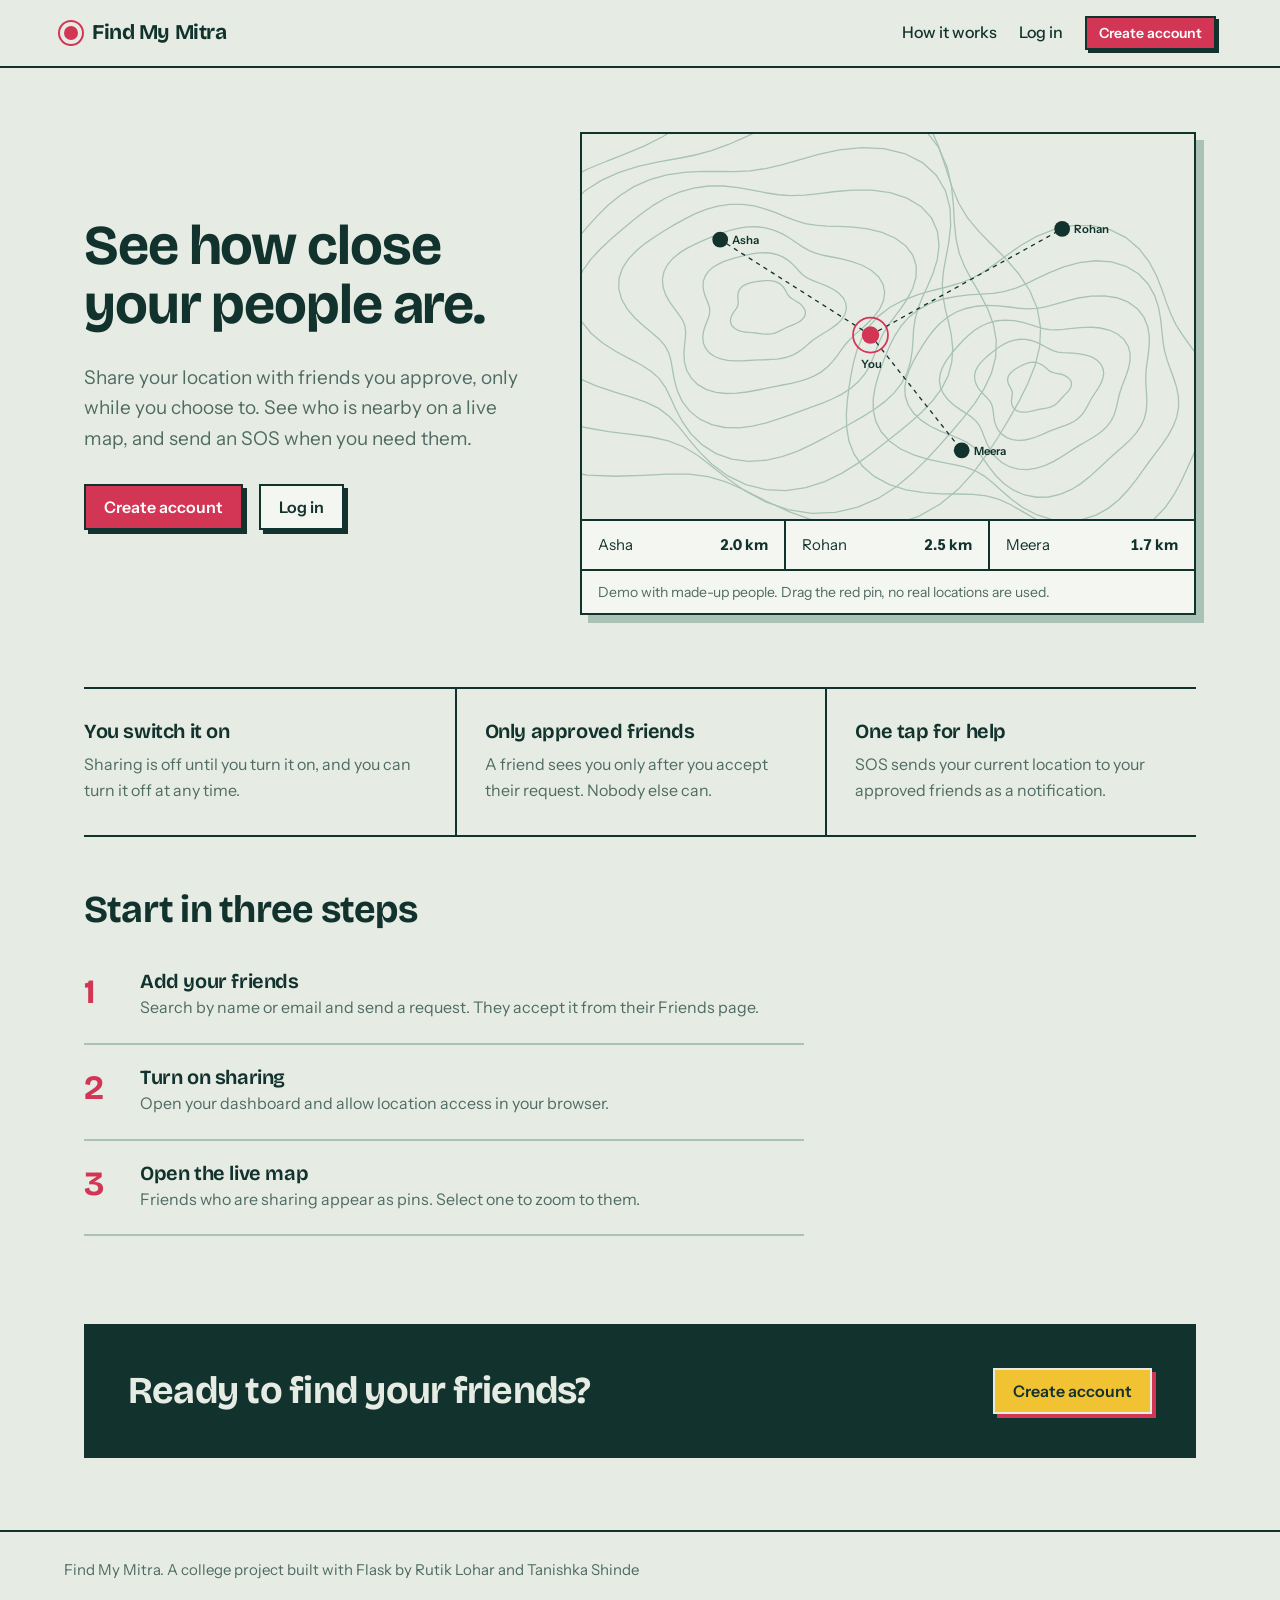
<file: frontend/index.html>
<!doctype html>
<html lang="en"><head><meta charset="utf-8"><meta name="viewport" content="width=device-width,initial-scale=1,viewport-fit=cover">
<title>Find My Mitra: see how close your people are</title><link rel="stylesheet" href="css/style.css"></head>
<body>
<nav><a class="brand" href="index.html"><i class="pin"></i>Find My Mitra</a><span><a href="#how">How it works</a><a href="login.html">Log in</a><a class="btn small" style="margin:0" href="register.html">Create account</a></span></nav>
<main class="home">
<section class="home-hero">
  <div>
    <h1>See how close your people are.</h1>
    <p class="lead">Share your location with friends you approve, only while you choose to. See who is nearby on a live map, and send an SOS when you need them.</p>
    <div class="actions"><a class="btn" href="register.html">Create account</a><a class="btn ghost" href="login.html">Log in</a></div>
  </div>
  <div class="demo">
    <svg id="stage" viewBox="0 0 700 440" role="img" aria-label="Interactive demo: drag the red pin to see distances to three friends change"></svg>
    <ul class="readout" aria-live="off"><li>Asha <b id="d0"></b></li><li>Rohan <b id="d1"></b></li><li>Meera <b id="d2"></b></li></ul>
    <p class="demo-note">Demo with made-up people. Drag the red pin, no real locations are used.</p>
  </div>
</section>

<section class="tenets" aria-label="What makes it different">
  <div><h3>You switch it on</h3><p>Sharing is off until you turn it on, and you can turn it off at any time.</p></div>
  <div><h3>Only approved friends</h3><p>A friend sees you only after you accept their request. Nobody else can.</p></div>
  <div><h3>One tap for help</h3><p>SOS sends your current location to your approved friends as a notification.</p></div>
</section>

<section id="how">
  <h2>Start in three steps</h2>
  <ol class="steps">
    <li><div><h3>Add your friends</h3><p>Search by name or email and send a request. They accept it from their Friends page.</p></div></li>
    <li><div><h3>Turn on sharing</h3><p>Open your dashboard and allow location access in your browser.</p></div></li>
    <li><div><h3>Open the live map</h3><p>Friends who are sharing appear as pins. Select one to zoom to them.</p></div></li>
  </ol>
</section>

<section class="closing"><h2>Ready to find your friends?</h2><a class="btn" href="register.html">Create account</a></section>
</main>
<footer>Find My Mitra. A college project built with Flask by Rutik Lohar and Tanishka Shinde</footer>
<script>
(function(){
var NS="http://www.w3.org/2000/svg",svg=document.getElementById("stage");
function el(t,a,p){var e=document.createElementNS(NS,t);for(var k in a)e.setAttribute(k,a[k]);(p||svg).appendChild(e);return e}
// contour lines: two "hills"
[[210,200,8,34],[520,290,6,30]].forEach(function(h,j){for(var k=1;k<=h[2];k++){var r=k*h[3],d="";for(var i=0;i<=72;i++){var a=i/72*Math.PI*2,rr=r*(1+.12*Math.sin(3*a+k*.7+j)+.07*Math.sin(5*a+k+j*2));d+=(i?"L":"M")+(h[0]+Math.cos(a)*rr*1.15).toFixed(1)+" "+(h[1]+Math.sin(a)*rr*.9).toFixed(1)}el("path",{d:d+"Z","class":"contour"})}});
var names=["Asha","Rohan","Meera"],base=[[150,110],[540,120],[450,350]],fr=[];
var ties=names.map(function(){return el("line",{"class":"tie"})});
names.forEach(function(n,i){var g=el("g");el("circle",{r:9,"class":"dot"},g);el("text",{x:14,y:5,"class":"tag"},g).textContent=n;fr.push(g)});
var me={x:330,y:230},mg=el("g");el("circle",{r:20,"class":"halo"},mg);el("circle",{r:10,"class":"me"},mg);el("text",{x:-11,y:38,"class":"tag"},mg).textContent="You";
var pos=base.map(function(b){return{x:b[0],y:b[1]}});
function draw(){fr.forEach(function(g,i){g.setAttribute("transform","translate("+pos[i].x+" "+pos[i].y+")");ties[i].setAttribute("x1",me.x);ties[i].setAttribute("y1",me.y);ties[i].setAttribute("x2",pos[i].x);ties[i].setAttribute("y2",pos[i].y);var km=Math.hypot(me.x-pos[i].x,me.y-pos[i].y)/100;document.getElementById("d"+i).textContent=km.toFixed(1)+" km"});mg.setAttribute("transform","translate("+me.x+" "+me.y+")")}
var drag=false;
function pt(e){var p=svg.createSVGPoint();p.x=e.clientX;p.y=e.clientY;return p.matrixTransform(svg.getScreenCTM().inverse())}
svg.addEventListener("pointerdown",function(e){drag=true;svg.setPointerCapture(e.pointerId);move(e)});
svg.addEventListener("pointermove",function(e){if(drag)move(e)});
svg.addEventListener("pointerup",function(){drag=false});
function move(e){var p=pt(e);me.x=Math.max(20,Math.min(680,p.x));me.y=Math.max(20,Math.min(420,p.y));draw()}
// the one ambient motion: friends drift slowly
var still=window.matchMedia("(prefers-reduced-motion: reduce)").matches;
function tick(t){for(var i=0;i<3;i++){pos[i].x=base[i][0]+Math.sin(t/2600+i*2)*16;pos[i].y=base[i][1]+Math.cos(t/3100+i*3)*12}draw();requestAnimationFrame(tick)}
draw();if(!still)requestAnimationFrame(tick);
})();
</script>
</body></html>
</file>
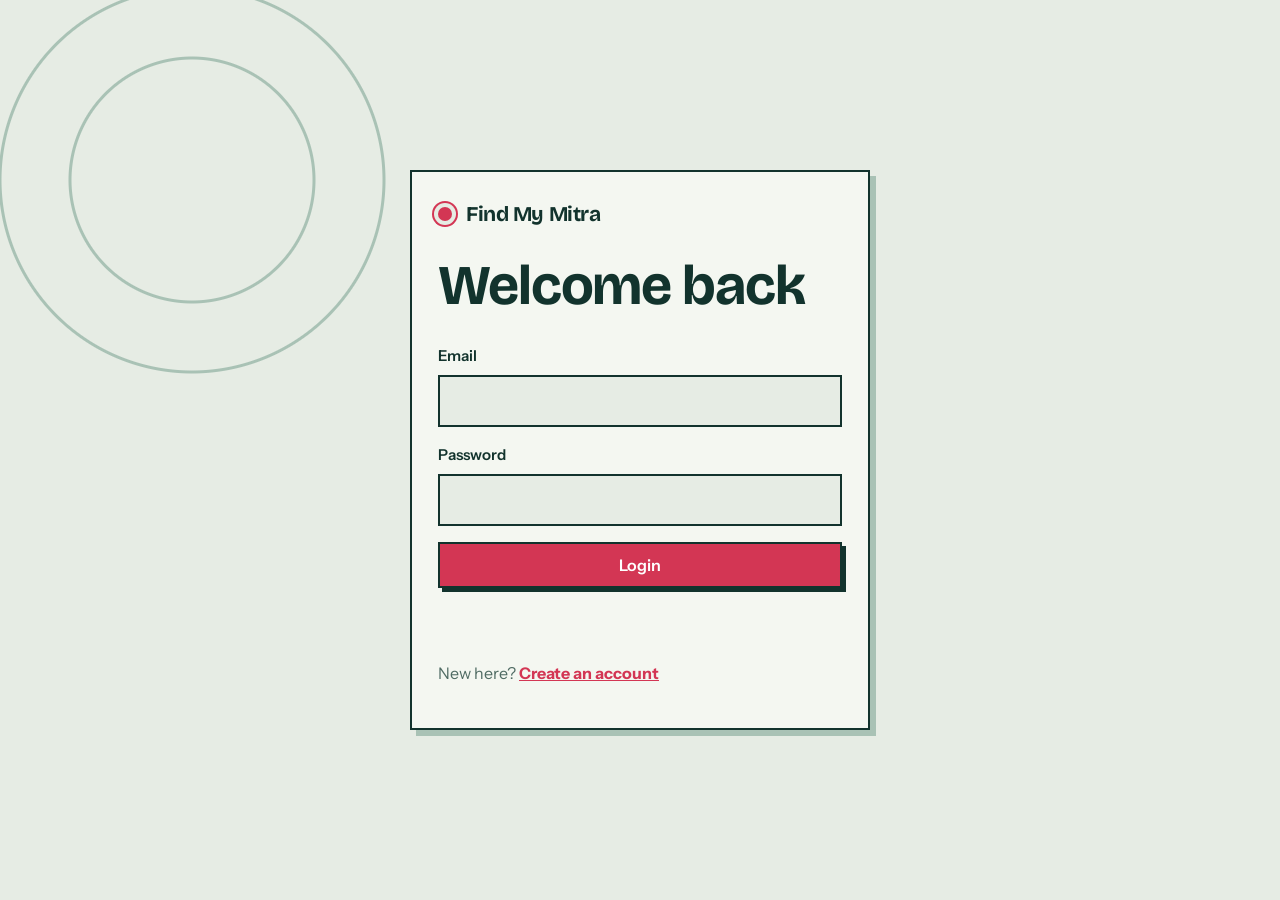
<file: frontend/dashboard.html>
<!doctype html>
<html>
    <head><meta charset="utf-8"><meta name="viewport" content="width=device-width,initial-scale=1">
        <title>Dashboard</title><link rel="stylesheet" href="css/style.css"></head>
    <body>
        <nav>
            <a class="brand" href="dashboard.html">
                <i class="pin"></i>Find My Mitra</a>
            <span>
                <a href="map.html">Map</a>
                <a href="friends.html">Friends</a>
                <a href="notifications.html">Notifications</a>
                <a href="profile.html">Profile</a>
                <button id="logout" class="linkbtn">Logout</button></span></nav>
        <main class="container">
            <h1 id="welcome">Dashboard</h1>
            <div class="grid">
                <div class="card">
                    <h3>Location Sharing</h3>
                    <p id="sharing">Loading…</p>
                    <button id="toggle" class="btn">Enable Location Sharing</button>
                </div>
                <div class="card">
                    <h3>Friends</h3>
                    <p id="friendCount">Loading…</p>
                    <a class="btn ghost" href="friends.html">Manage Friends</a>
                </div>
                <div class="card danger">
                    <h3>Emergency</h3>
                    <p>Send your current location to your approved friends.</p>
                    <a class="btn" href="sos.html">Open SOS</a>
                </div>
                <div class="card">
                    <h3>Live Map</h3>
                    <p>See friends who are actively sharing their location.</p>
                    <a class="btn ghost" href="map.html">Open Map</a>
                </div>
            </div>
        </main>
        <script src="js/ui.js"></script><script src="js/dashboard.js"></script>
    </body>
</html>
</file>
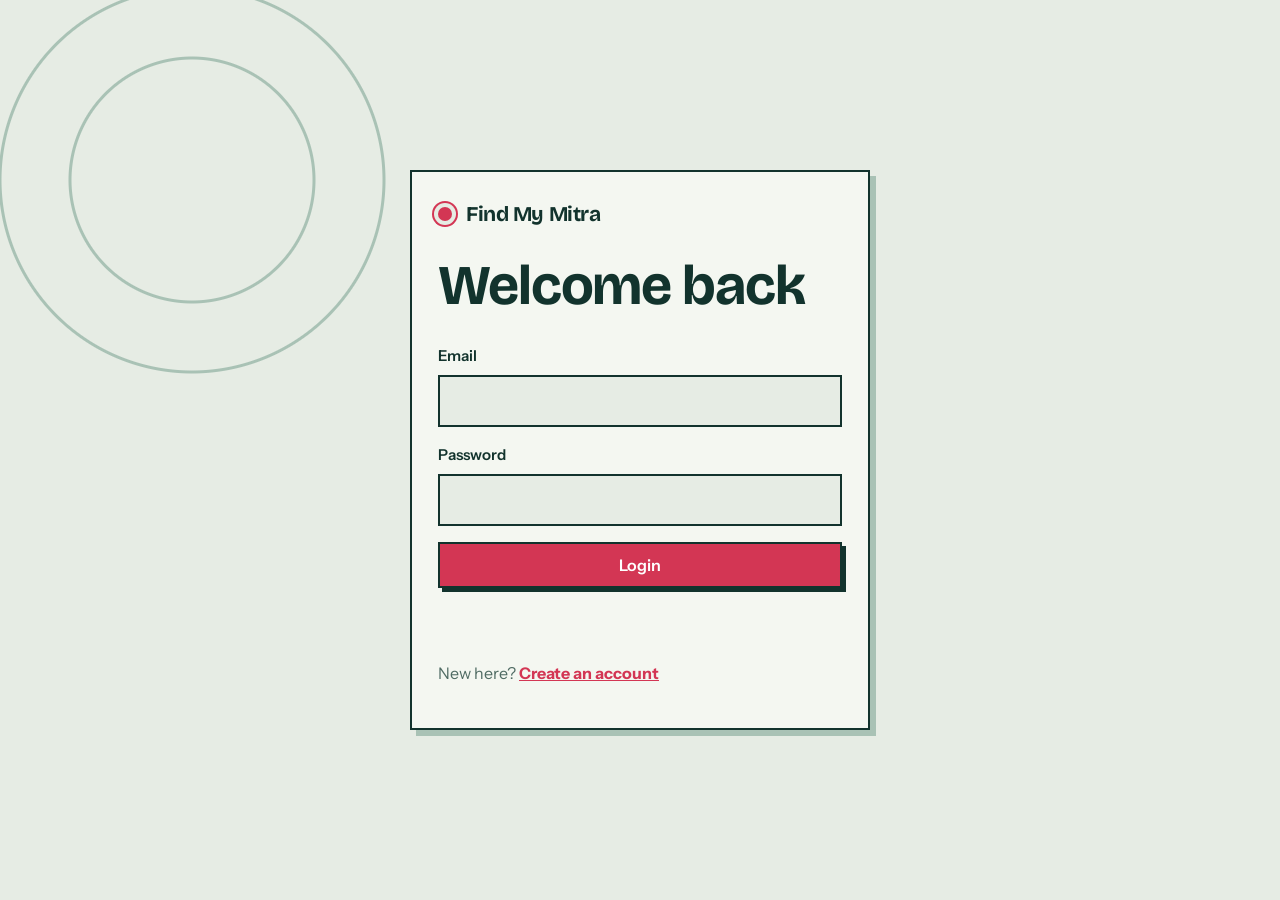
<file: frontend/friends.html>
<!doctype html><html><head><meta charset="utf-8"><meta name="viewport" content="width=device-width,initial-scale=1"><title>Friends</title><link rel="stylesheet" href="css/style.css"></head><body>
<nav><a class="brand" href="dashboard.html"><i class="pin"></i>Find My Mitra</a><span><a href="map.html">Map</a><a href="dashboard.html">Dashboard</a></span></nav><main class="container"><h1>Friends</h1><div class="search"><input id="q" placeholder="Search by name or email"><button id="search" class="btn">Search</button></div><div id="results" class="grid"></div><h2>My Friends</h2><div id="friends" class="grid"></div><h2>Friend Requests</h2><div id="requests" class="grid"></div></main><script src="js/friends.js"></script></body></html>
</file>
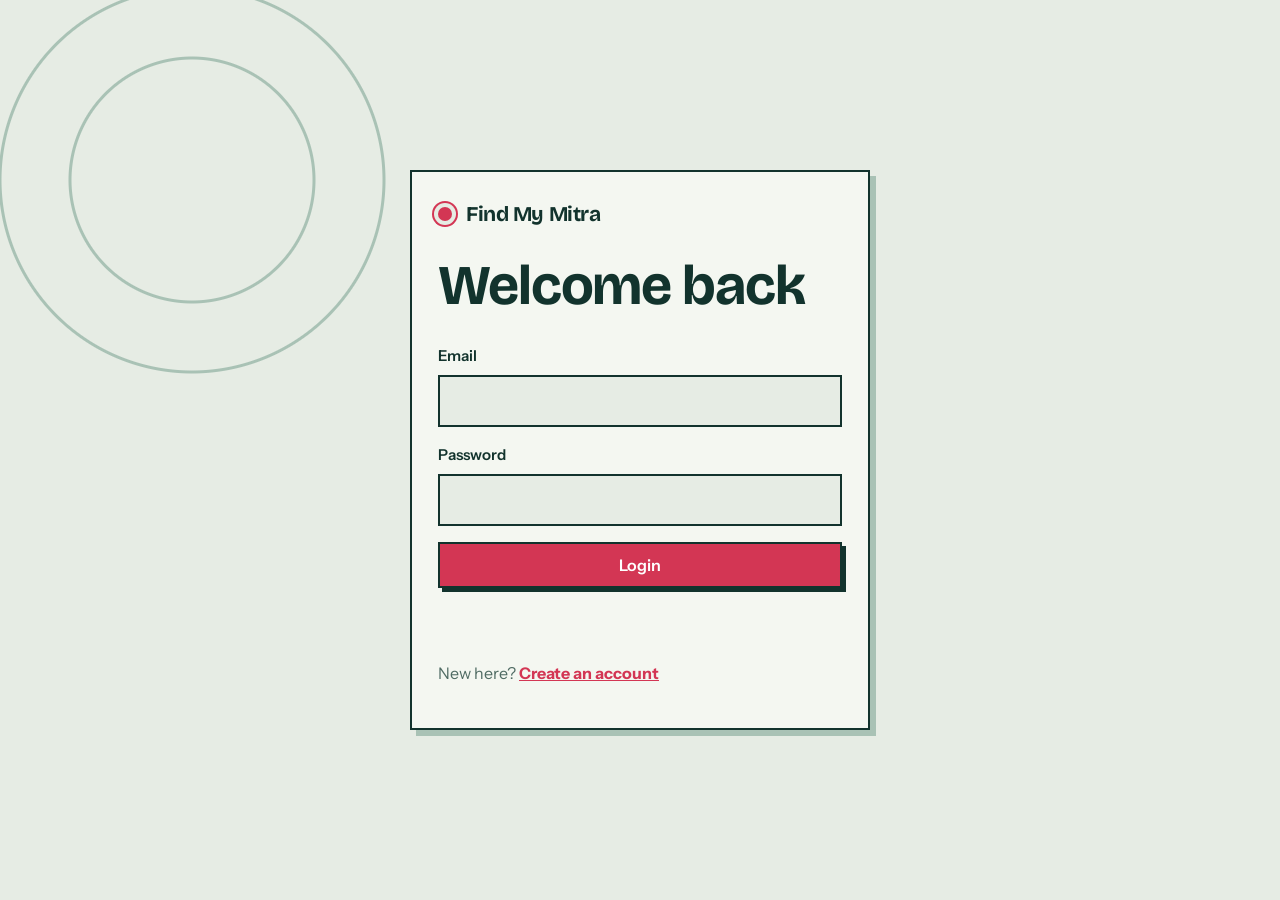
<file: frontend/login.html>
<!doctype html>
<html>
    <head><meta charset="utf-8"><meta name="viewport" content="width=device-width,initial-scale=1">
        <title>Login</title><link rel="stylesheet" href="css/style.css"></head>
    <body>
        <div class="auth">
            <div class="panel">
                <a class="brand" href="index.html">
                    <i class="pin"></i>Find My Mitra</a>
                <h1>Welcome back</h1>
                <form id="loginForm">
                    <label>Email<input id="email" type="email" required="required"></label>
                    <label>Password<input id="password" type="password" required="required"></label>
                    <button class="btn">Login</button>
                    <p id="msg" class="msg"></p>
                </form>
                <p>New here?
                    <a href="register.html">Create an account</a>
                </p>
            </div>
        </div>
        <script src="js/ui.js"></script><script src="js/auth.js"></script>
    </body>
</html>
</file>
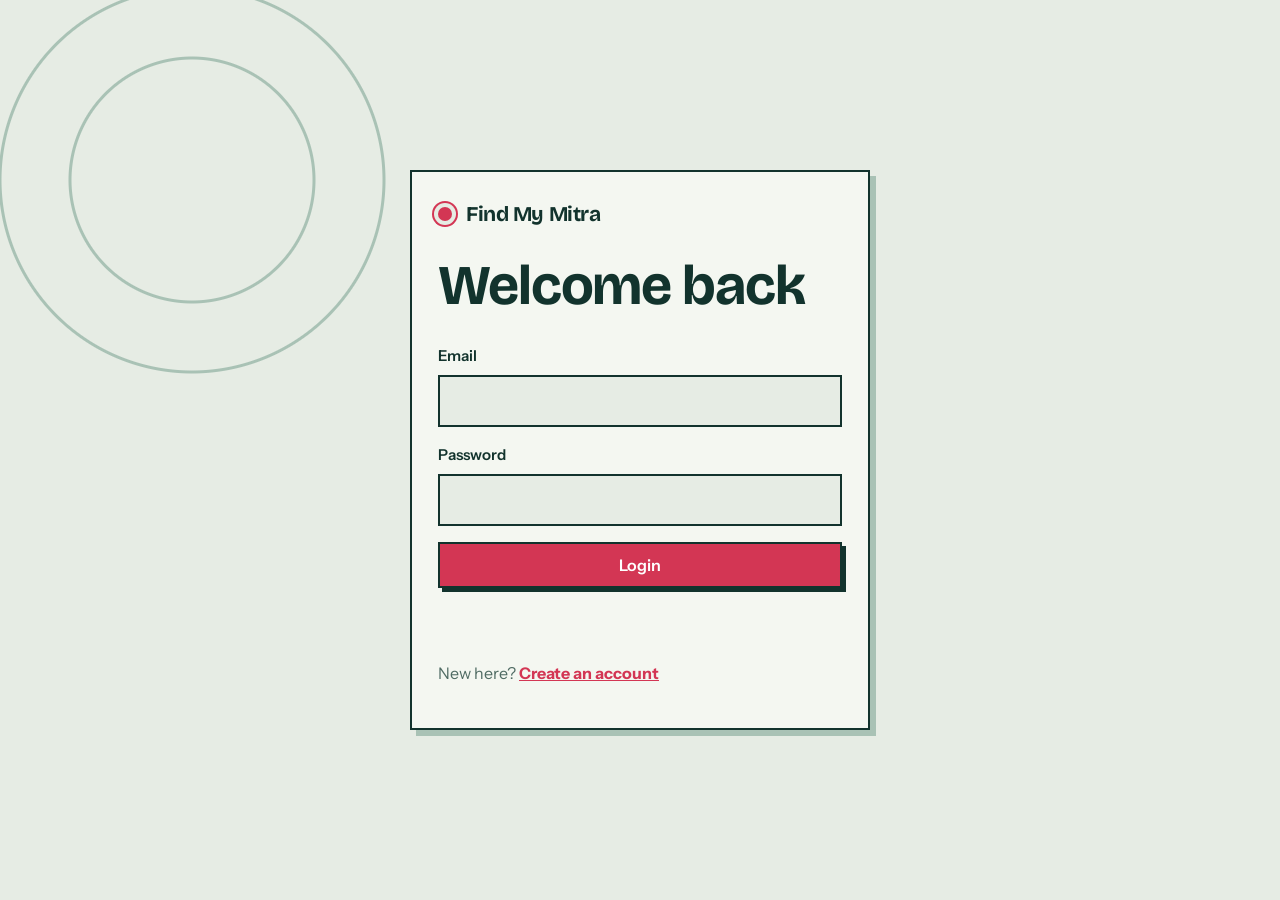
<file: frontend/notifications.html>
<!doctype html><html><head><meta charset="utf-8"><meta name="viewport" content="width=device-width,initial-scale=1"><title>Notifications</title><link rel="stylesheet" href="css/style.css"></head><body><nav><a class="brand" href="dashboard.html"><i class="pin"></i>Find My Friend</a></nav><main class="container"><h1>Notifications</h1><div id="list"></div></main><script src="js/notifications.js"></script></body></html>
</file>
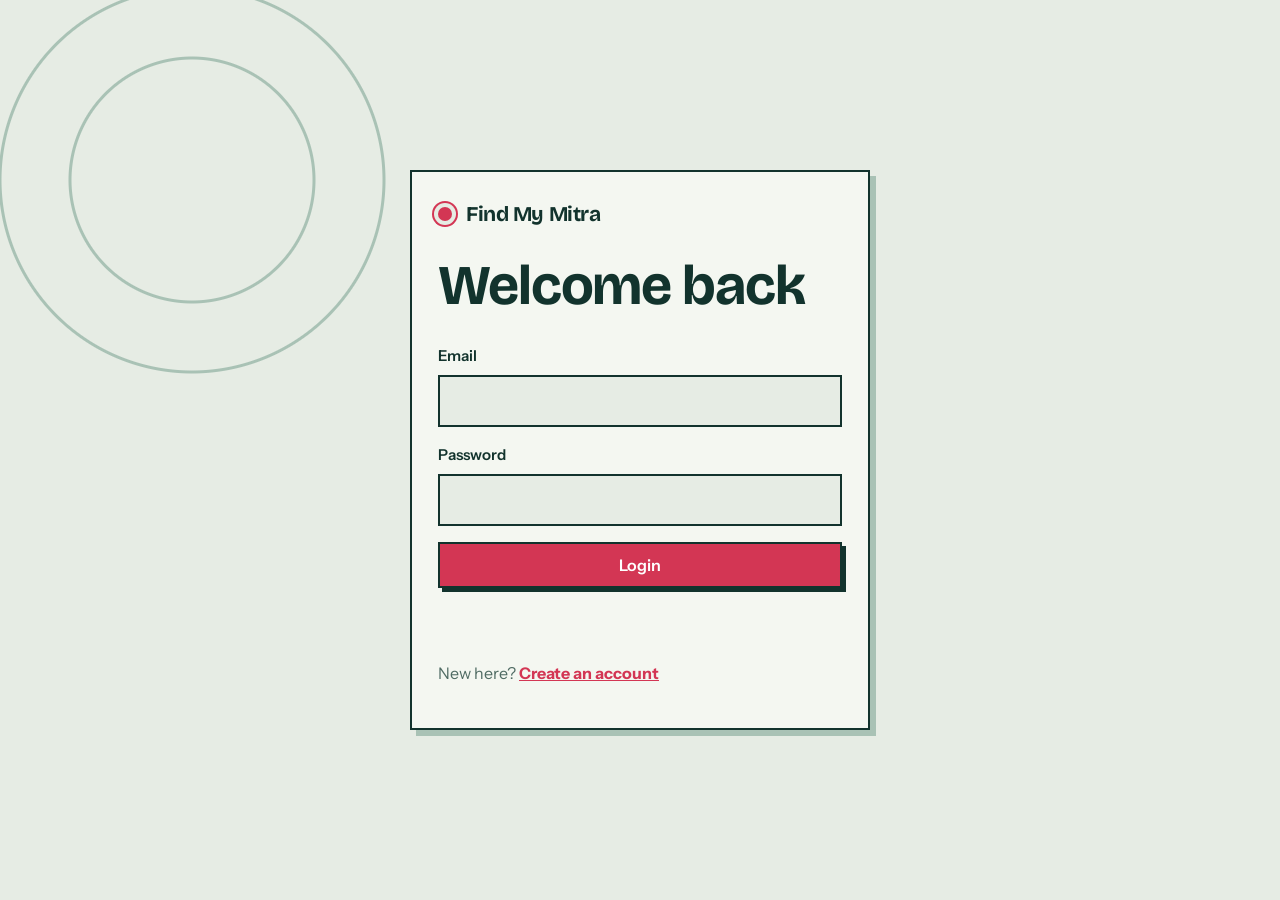
<file: frontend/profile.html>
<!doctype html><html><head><meta charset="utf-8"><meta name="viewport" content="width=device-width,initial-scale=1"><title>Profile</title><link rel="stylesheet" href="css/style.css"></head><body><nav><a class="brand" href="dashboard.html"><i class="pin"></i>Find My Mitra</a></nav><main class="container"><div class="panel"><h1>Profile</h1><form id="profile"><label>Name<input id="name" required></label><label>Email<input id="email" disabled></label><label>Bio<textarea id="bio"></textarea></label><button class="btn">Save Profile</button><p id="msg" class="msg"></p></form>
<div class="divider"></div>
<h2>Change Password</h2>
<form id="passwordForm"><label>Current Password<input id="currentPassword" type="password" required></label><label>New Password<input id="newPassword" type="password" required minlength="6"></label><button class="btn ghost">Update Password</button><p id="pwMsg" class="msg"></p></form>
</div></main><script src="js/profile.js"></script></body></html>
</file>
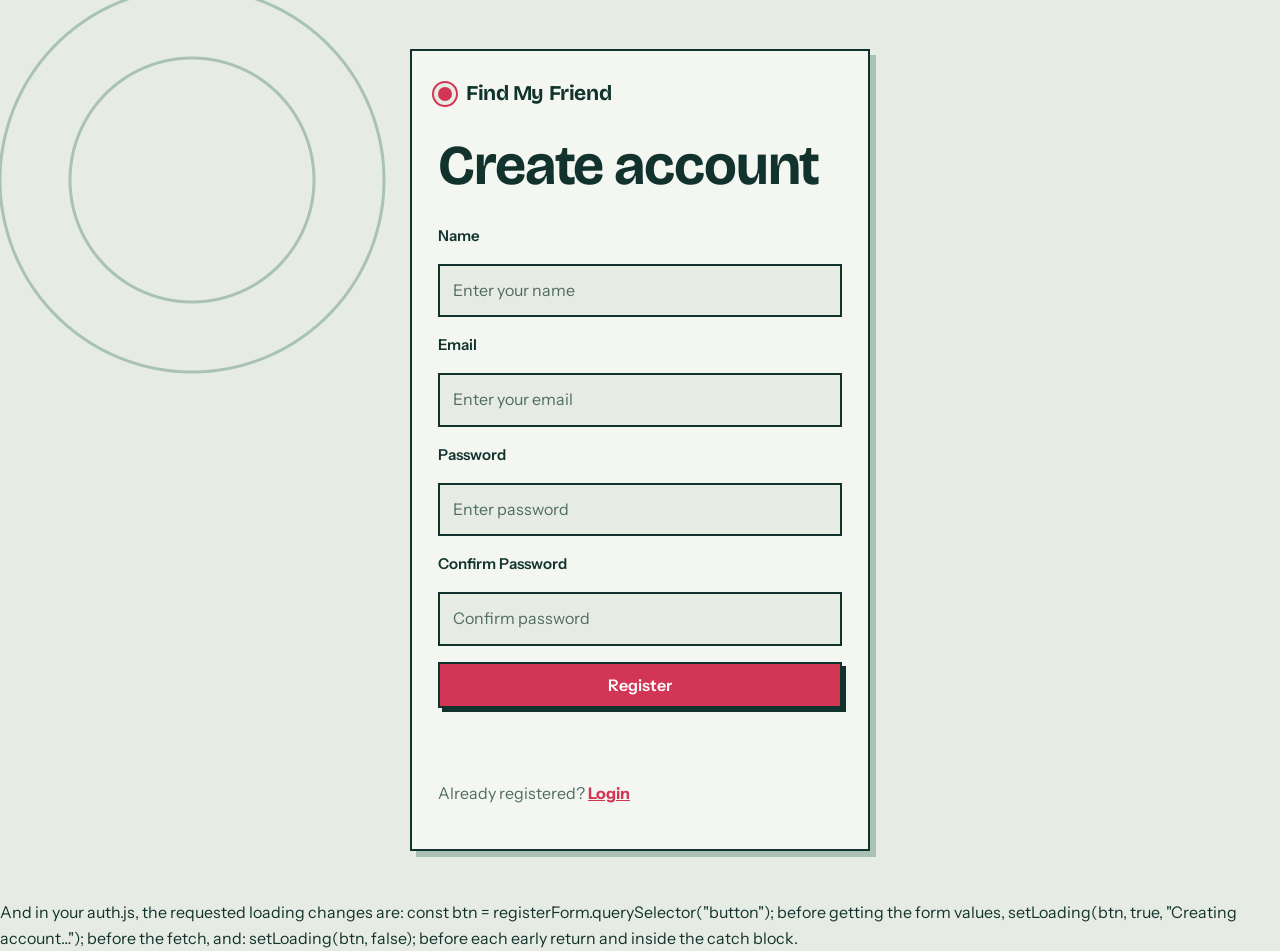
<file: frontend/register.html>
<!DOCTYPE html>
<html lang="en">

<head>
    <meta charset="UTF-8">

    <meta name="viewport"
          content="width=device-width, initial-scale=1.0">

    <title>Register - Find My Mitra</title>

    <link rel="stylesheet"
          href="css/style.css">
</head>

<body>

    <div class="auth-container">

        <div class="auth-card">

            <div class="brand">
                <i class="pin"></i>Find My Friend
            </div>

            <h1>Create account</h1>

            <form id="registerForm">

                <!-- Name -->
                <label for="name">
                    Name
                </label>

                <input
                    type="text"
                    id="name"
                    name="name"
                    placeholder="Enter your name"
                    required
                >


                <!-- Email -->
                <label for="email">
                    Email
                </label>

                <input
                    type="email"
                    id="email"
                    name="email"
                    placeholder="Enter your email"
                    required
                >


                <!-- Password -->
                <label for="password">
                    Password
                </label>

                <input
                    type="password"
                    id="password"
                    name="password"
                    placeholder="Enter password"
                    required
                >


                <!-- Confirm Password -->
                <label for="confirm">
                    Confirm Password
                </label>

                <input
                    type="password"
                    id="confirm"
                    name="confirm"
                    placeholder="Confirm password"
                    required
                >


                <!-- Register button -->
                <button type="submit">
                    Register
                </button>


                <!-- Message -->
                <p id="msg"></p>

            </form>


            <p>
                Already registered?
                <a href="login.html">Login</a>
            </p>

        </div>

    </div>


    <script src="js/ui.js"></script>
    <script src="js/auth.js"></script>

</body>

</html>


And in your auth.js, the requested loading changes are:

const btn = registerForm.querySelector("button");


before getting the form values,

setLoading(btn, true, "Creating account…");


before the fetch,

and:

setLoading(btn, false);


before each early return and inside the catch block.
</file>
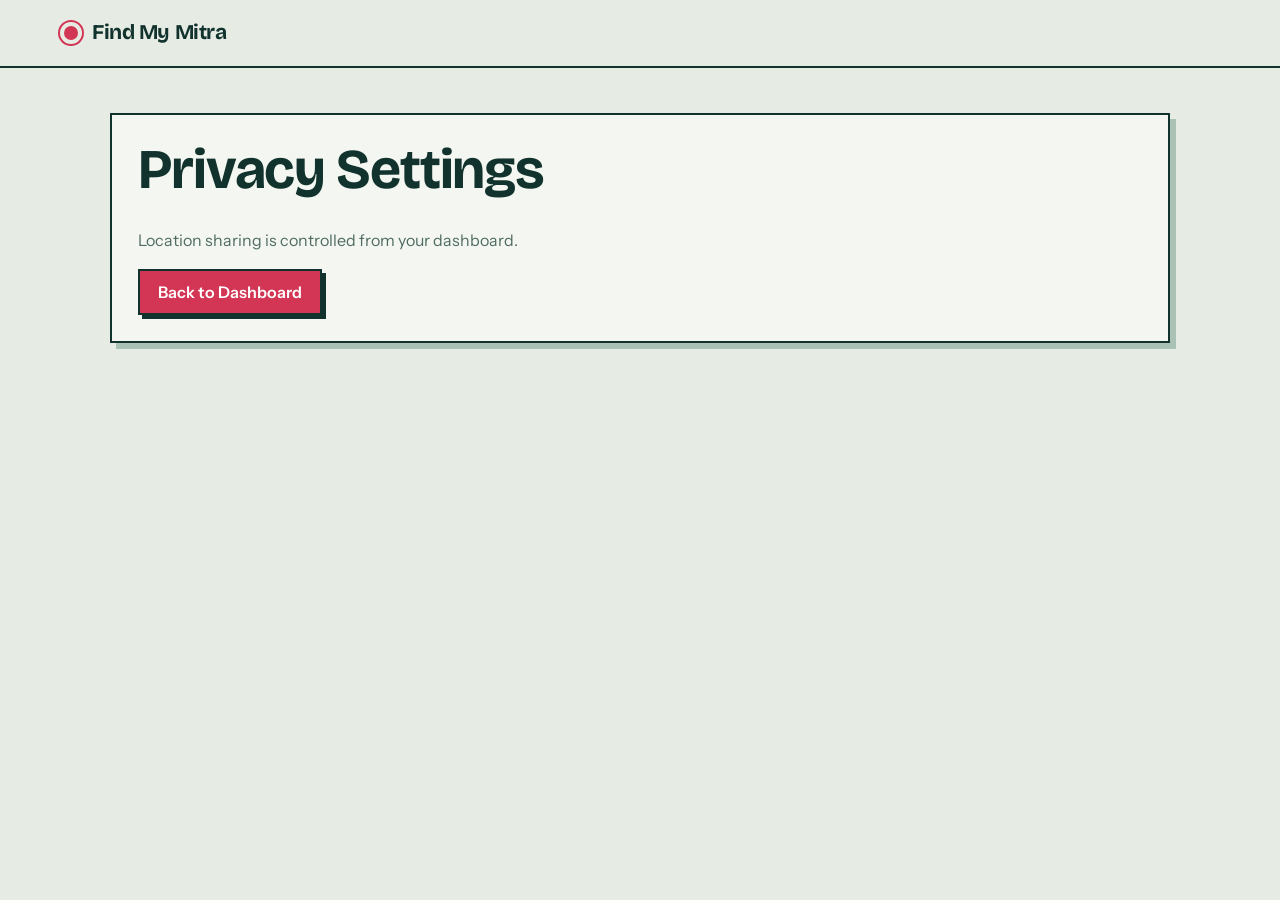
<file: frontend/settings.html>
<!doctype html><html><head><meta charset="utf-8"><meta name="viewport" content="width=device-width,initial-scale=1"><title>Settings</title><link rel="stylesheet" href="css/style.css"></head><body><nav><a class="brand" href="dashboard.html"><i class="pin"></i>Find My Mitra</a></nav><main class="container"><div class="panel"><h1>Privacy Settings</h1><p>Location sharing is controlled from your dashboard.</p><a class="btn" href="dashboard.html">Back to Dashboard</a></div></main></body></html>
</file>
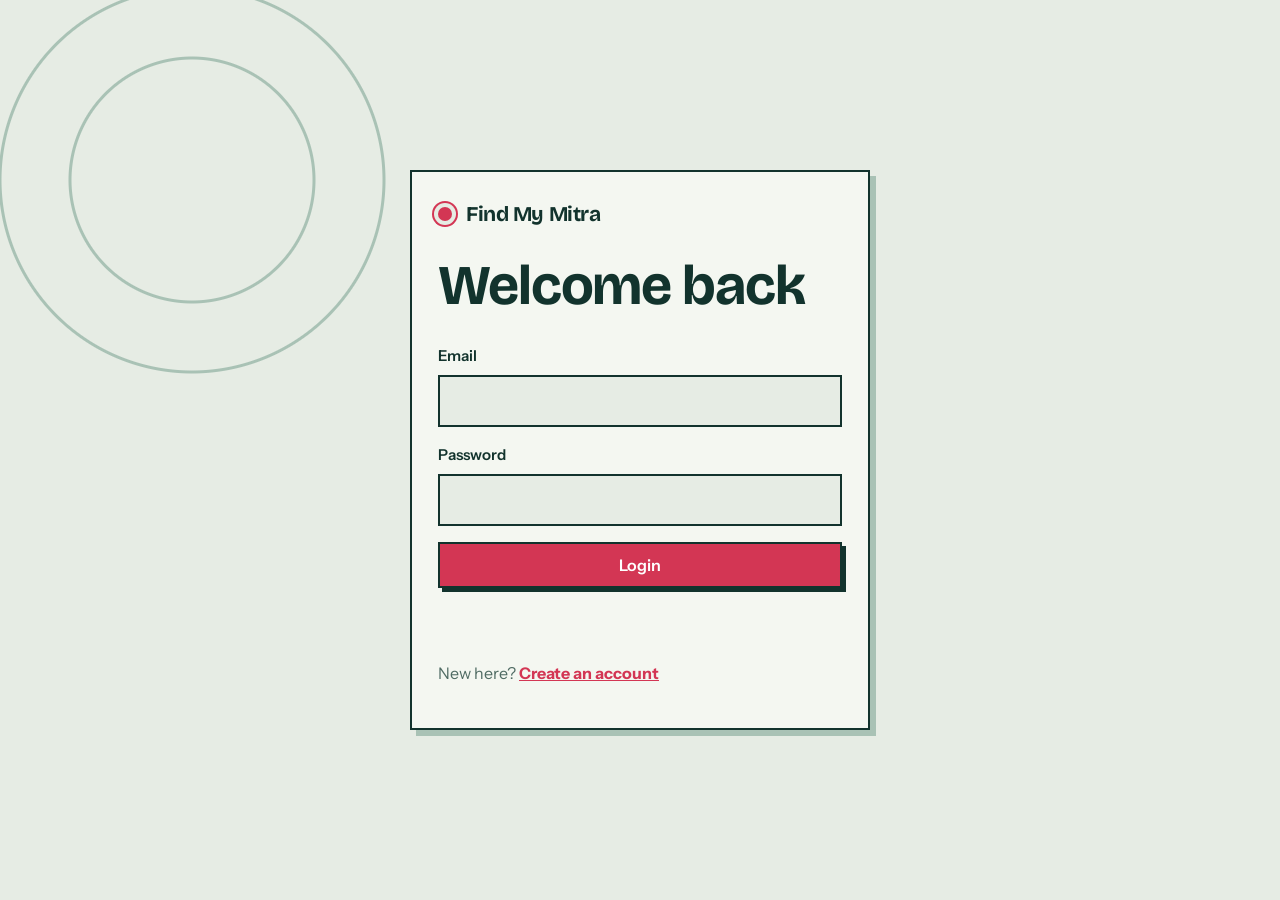
<file: frontend/sos.html>
<!doctype html><html><head><meta charset="utf-8"><meta name="viewport" content="width=device-width,initial-scale=1"><title>SOS</title><link rel="stylesheet" href="css/style.css"></head><body><nav><a class="brand" href="dashboard.html"><i class="pin"></i>Find My Mitra</a></nav><main class="container"><div class="panel center"><h1>🚨 Emergency SOS</h1><p>Press the button only if you need to alert your approved friends.</p><button id="sos" class="btn sos">SEND SOS</button><p id="msg" class="msg"></p></div></main><script src="js/sos.js"></script></body></html>
</file>
<file: frontend/css/style.css>
@import url('https://fonts.googleapis.com/css2?family=Bricolage+Grotesque:opsz,wght@12..96,400..800&family=Instrument+Sans:wght@400;500;600&display=swap');
:root{--paper:#E6ECE4;--sheet:#F4F7F1;--ink:#12332D;--soft:#4F6B63;--line:#A9C2B5;--pin:#D33654;--on-pin:#fff;--sun:#F1C232;box-sizing:border-box;padding-top:env(safe-area-inset-top,0px);padding-bottom:env(safe-area-inset-bottom,0px)}
@media(prefers-color-scheme:dark){:root:not([data-theme="light"]){--paper:#0F2622;--sheet:#16352F;--ink:#E6ECE4;--soft:#9DB8AD;--line:#2C5248;--pin:#F0607A;--on-pin:#0F2622}}
:root[data-theme="dark"]{--paper:#0F2622;--sheet:#16352F;--ink:#E6ECE4;--soft:#9DB8AD;--line:#2C5248;--pin:#F0607A;--on-pin:#0F2622}
*,*::before,*::after{box-sizing:border-box}
html{scroll-behavior:smooth;scroll-padding-top:80px}
body{margin:0;font-family:'Instrument Sans',system-ui,sans-serif;background:var(--paper);color:var(--ink);line-height:1.6;min-height:100vh}
h1,h2,h3{font-family:'Bricolage Grotesque','Instrument Sans',sans-serif;line-height:1.05;letter-spacing:-.02em;margin:0 0 .5em}
h1{font-size:clamp(34px,5vw,56px);font-weight:700}h2{font-size:clamp(26px,3.4vw,38px);font-weight:700;margin-top:1.4em}h3{font-size:20px;font-weight:650}
p{margin:0 0 1em}a{color:inherit}
:focus-visible{outline:3px solid var(--pin);outline-offset:3px}
/* brand + nav */
.pin{display:inline-block;width:14px;height:14px;border-radius:50%;background:var(--pin);box-shadow:0 0 0 4px var(--paper),0 0 0 6px var(--pin);margin-right:14px;vertical-align:-1px}
.brand{display:flex;align-items:center;font-family:'Bricolage Grotesque',sans-serif;font-weight:700;font-size:21px;letter-spacing:-.02em;text-decoration:none;margin-bottom:0}
nav{min-height:68px;padding:0 5%;display:flex;align-items:center;justify-content:space-between;background:var(--paper);border-bottom:2px solid var(--ink);position:sticky;top:env(safe-area-inset-top,0px);z-index:10}
nav span{display:flex;gap:22px;align-items:center;flex-wrap:wrap}nav span a:not(.btn){text-decoration:none;font-weight:500}nav span a:not(.btn):hover{text-decoration:underline;text-underline-offset:5px;text-decoration-thickness:2px}
/* buttons */
.btn,form button{display:inline-block;border:2px solid var(--ink);border-radius:var(--r);padding:11px 18px;background:var(--pin);color:var(--on-pin);cursor:pointer;font:600 16px 'Instrument Sans',sans-serif;text-decoration:none;box-shadow:4px 4px 0 var(--ink);transition:transform .12s,box-shadow .12s}
.btn:hover,form button:hover{transform:translate(2px,2px);box-shadow:2px 2px 0 var(--ink)}
.btn:active,form button:active{transform:translate(4px,4px);box-shadow:0 0 0 var(--ink)}
.btn.ghost{background:var(--sheet);color:var(--ink)}.btn.small{padding:6px 12px;font-size:14px;margin-top:8px;box-shadow:3px 3px 0 var(--ink)}
.linkbtn{border:0;background:none;cursor:pointer;font:500 16px 'Instrument Sans',sans-serif;color:inherit;padding:0}.linkbtn:hover{text-decoration:underline;text-underline-offset:5px}
/* app layout */
.container{max-width:1100px;margin:0 auto;padding:45px 20px}
.grid{display:grid;grid-template-columns:repeat(auto-fit,minmax(240px,1fr));gap:22px}
.card,.panel,.auth-card{background:var(--sheet);padding:26px;border:2px solid var(--ink);border-radius:var(--r);box-shadow:6px 6px 0 var(--line)}
.card h3{margin-bottom:.3em}.card p{color:var(--soft)}
.danger{border-left:10px solid var(--pin)}
.center{text-align:center}.divider{height:2px;background:var(--line);margin:28px 0}
.msg,#msg{min-height:22px;color:var(--soft);font-size:15px}
.search{display:flex;gap:12px;margin-bottom:26px}.search input{max-width:500px}
.sos{background:var(--pin);font-size:22px;padding:20px 38px}
.notif.unread{border-left:10px solid var(--pin)}.notif.read{opacity:.65}
#map{height:65vh;border:2px solid var(--ink);border-radius:var(--r);overflow:hidden}
.leaflet-tile-pane{filter:grayscale(.75) sepia(.15) hue-rotate(110deg) contrast(.92)}
/* forms + auth */
form{display:grid;gap:16px}
label{font-weight:600;display:grid;gap:7px;font-size:15px}
input,textarea{width:100%;padding:12px 13px;border:2px solid var(--ink);border-radius:var(--r);background:var(--paper);color:var(--ink);font:inherit}
input:disabled{opacity:.6}textarea{min-height:100px}::placeholder{color:var(--soft)}
.auth,.auth-container{min-height:100vh;display:grid;place-items:center;padding:24px;background:radial-gradient(circle at 15% 20%,transparent 0 120px,var(--line) 121px 123px,transparent 124px 190px,var(--line) 191px 193px,transparent 194px),var(--paper)}
.auth .panel,.auth-card{width:min(460px,100%)}.auth .brand,.auth-card .brand{margin-bottom:26px}
.auth-card>p,.panel>p{margin-top:20px;color:var(--soft)}.auth a:not(.brand):not(.btn),.auth-card a:not(.brand){color:var(--pin);font-weight:700}
footer{padding:26px 5%;border-top:2px solid var(--ink);color:var(--soft);font-size:15px}
/* visitor home */
.home{max-width:1240px;margin:0 auto;padding:0 5%}
.home-hero{display:grid;grid-template-columns:minmax(0,5fr) minmax(0,7fr);gap:56px;align-items:center;padding:64px 0 72px}
.home-hero p.lead{font-size:19px;color:var(--soft);max-width:46ch;margin:22px 0 30px}
.actions{display:flex;gap:16px;flex-wrap:wrap}
.demo{border:2px solid var(--ink);border-radius:var(--r);background:var(--sheet);box-shadow:8px 8px 0 var(--line);overflow:hidden}
.demo svg{display:block;width:100%;height:auto;touch-action:none;cursor:grab;background:var(--paper)}
.demo svg:active{cursor:grabbing}.demo .contour{fill:none;stroke:var(--line);stroke-width:1.5}
.demo .tie{stroke:var(--ink);stroke-width:1.5;stroke-dasharray:5 5}.demo .tag{font:600 13px 'Instrument Sans',sans-serif;fill:var(--ink)}
.demo .dot{fill:var(--ink)}.demo .me{fill:var(--pin)}.demo .halo{fill:none;stroke:var(--pin);stroke-width:2}
.readout{list-style:none;margin:0;padding:0;display:grid;grid-template-columns:repeat(3,1fr);border-top:2px solid var(--ink)}
.readout li{padding:12px 16px;border-right:2px solid var(--ink);display:flex;justify-content:space-between;gap:8px;font-size:15px}.readout li:last-child{border-right:0}.readout b{font-variant-numeric:tabular-nums}
.demo-note{font-size:14px;color:var(--soft);padding:10px 16px;border-top:2px solid var(--ink);margin:0}
.tenets{display:grid;grid-template-columns:repeat(3,1fr);border-top:2px solid var(--ink);border-bottom:2px solid var(--ink)}
.tenets div{padding:32px 28px 32px 0}.tenets div+div{padding-left:28px;border-left:2px solid var(--ink)}.tenets p{color:var(--soft);margin:0;max-width:34ch}
.steps{list-style:none;margin:0;padding:0;counter-reset:s;max-width:720px}
.steps li{counter-increment:s;display:grid;grid-template-columns:56px 1fr;padding:22px 0;border-bottom:2px solid var(--line)}
.steps li::before{content:counter(s);font:700 34px 'Bricolage Grotesque',sans-serif;color:var(--pin)}.steps h3{margin-bottom:.15em}.steps p{margin:0;color:var(--soft)}
.closing{margin:88px 0 72px;padding:44px;background:var(--ink);color:var(--paper);border-radius:var(--r);display:flex;justify-content:space-between;align-items:center;gap:24px;flex-wrap:wrap}
.closing h2{margin:0;color:var(--paper)}.closing .btn{background:var(--sun);color:#12332D;border-color:var(--paper);box-shadow:4px 4px 0 var(--pin)}
@media(max-width:900px){.home-hero{grid-template-columns:1fr;gap:36px;padding:40px 0 52px}.tenets{grid-template-columns:1fr}.tenets div,.tenets div+div{padding:24px 0;border-left:0}.tenets div+div{border-top:2px solid var(--ink)}}
@media(max-width:600px){nav{padding:10px 16px}nav span{gap:14px;font-size:15px}.search{flex-direction:column}.readout{grid-template-columns:1fr}.readout li{border-right:0;border-bottom:2px solid var(--ink)}.readout li:last-child{border-bottom:0}.closing{padding:28px}}
@media(prefers-reduced-motion:reduce){*{transition:none!important;scroll-behavior:auto!important}}

/* ===== Full-screen live map ===== */
.map-body{height:100vh;height:100dvh;display:flex;flex-direction:column;overflow:hidden;min-height:0}
.map-page{flex:1;position:relative;min-height:0}
.map-page #map{position:absolute;inset:0;height:auto;border:0;border-radius:0;isolation:isolate;z-index:0}

.map-overlay{position:absolute;top:16px;left:16px;z-index:1000;width:min(330px,calc(100% - 32px));
  background:var(--sheet);border:2px solid var(--ink);border-radius:var(--r);
  box-shadow:5px 5px 0 var(--ink);padding:16px 18px}
.map-overlay h1{font-size:28px;margin:0 0 6px}
.map-overlay p{font-size:15px;color:var(--soft);margin:0}
.map-overlay .msg{min-height:0;margin-top:10px;color:var(--ink);font-weight:600}
.map-overlay .msg:empty{display:none}

/* zoom buttons now sit top-right, match the theme */
.leaflet-top.leaflet-right{margin-top:16px;margin-right:6px}
.leaflet-bar a{background:var(--sheet);color:var(--ink);border-color:var(--ink)}

@media(max-width:600px){
  .map-overlay{top:10px;left:10px;padding:12px 14px}
  .map-overlay h1{font-size:22px}
}

.spinner{display:inline-block;width:1em;height:1em;margin-right:.6em;border:2px solid currentColor;border-right-color:transparent;border-radius:50%;vertical-align:-.15em;animation:spin .7s linear infinite}
@keyframes spin{to{transform:rotate(360deg)}}
button:disabled,.btn.loading{opacity:.7;cursor:progress;transform:none}
@media(prefers-reduced-motion:reduce){.spinner{animation-duration:2.5s}}
</file>
